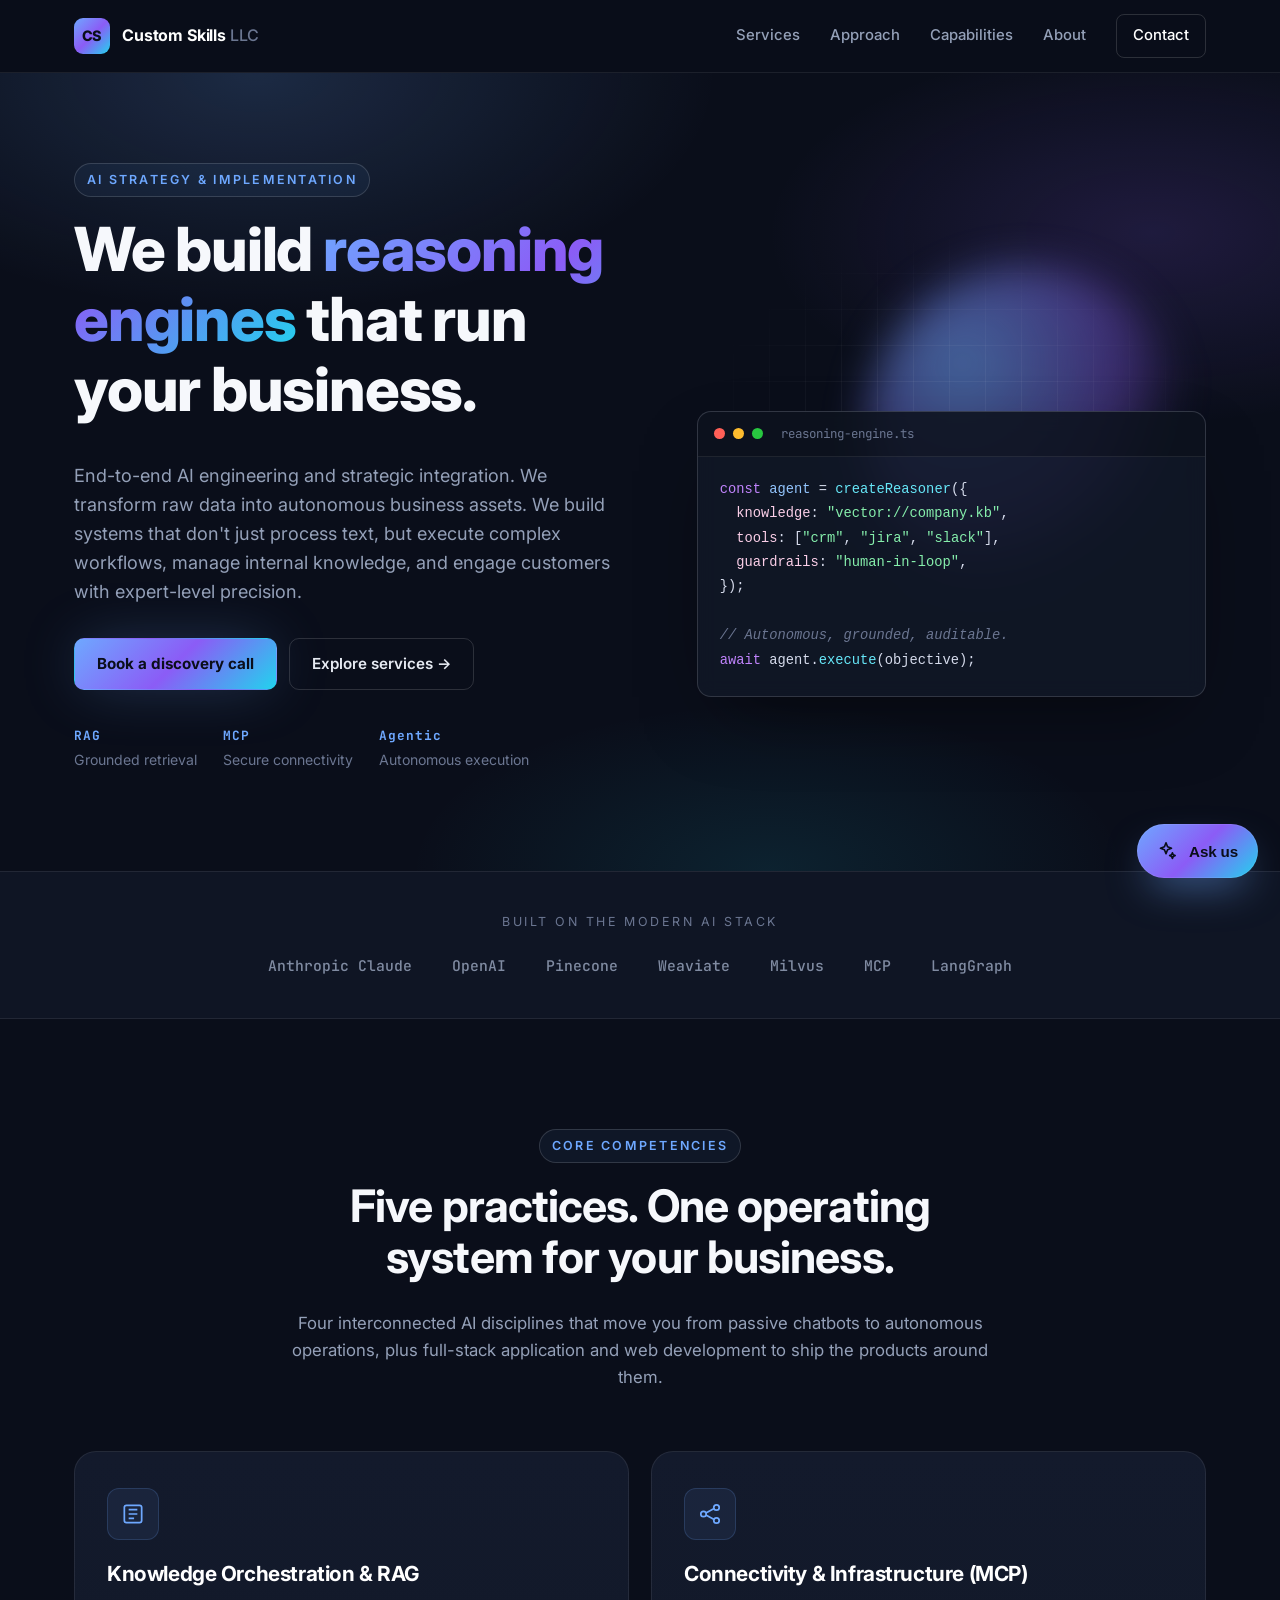
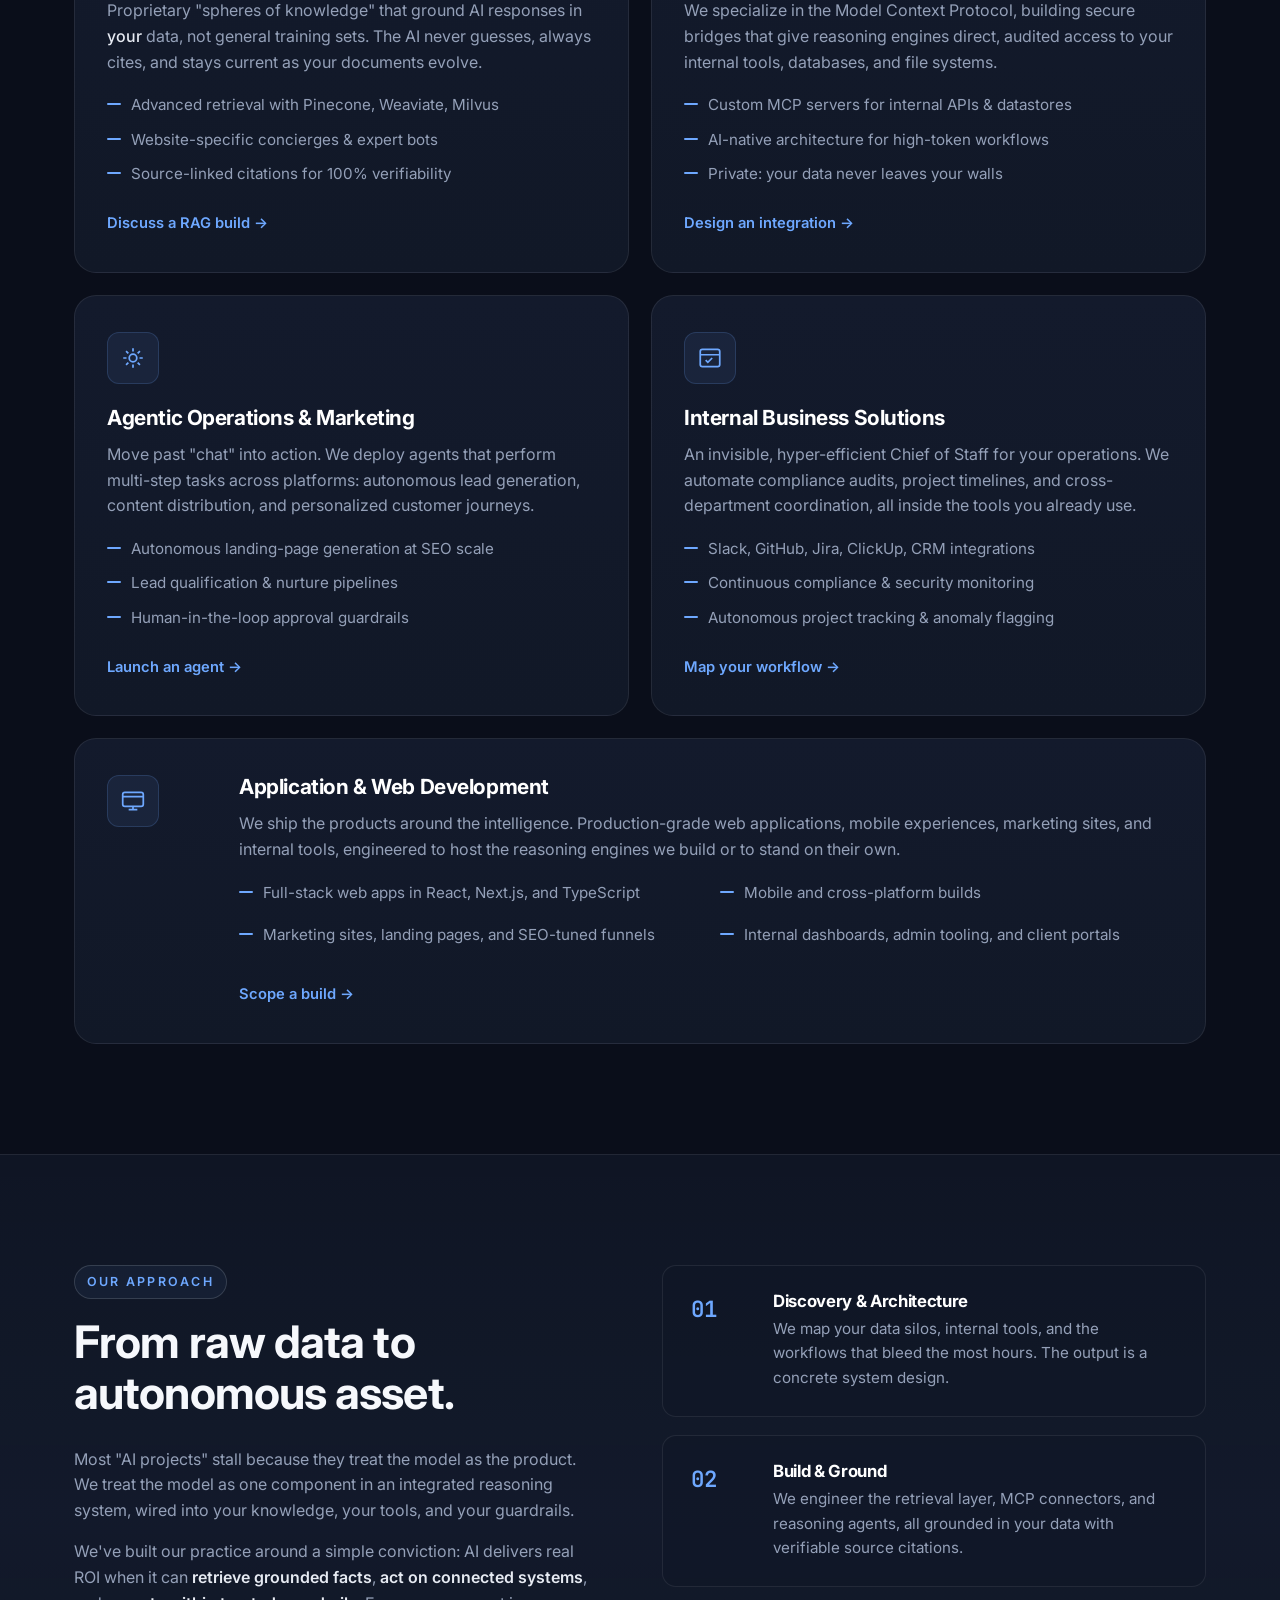
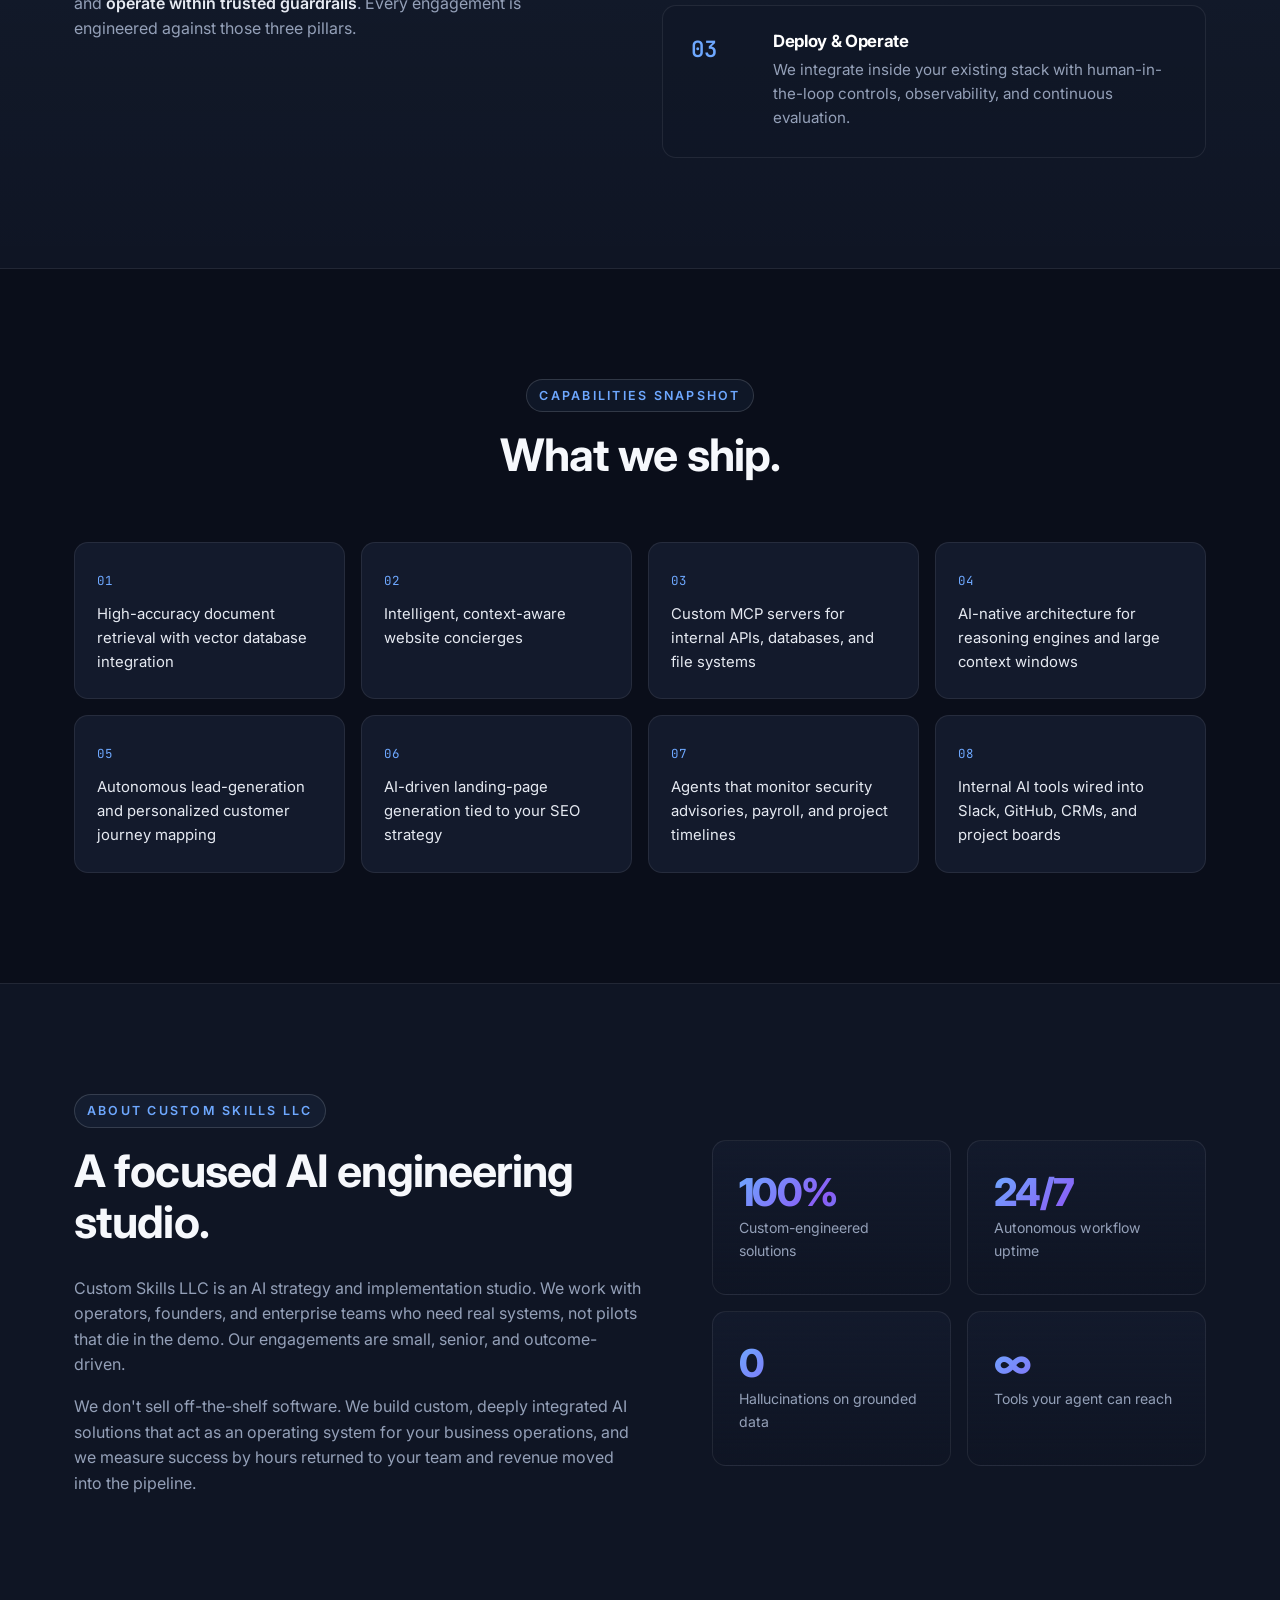
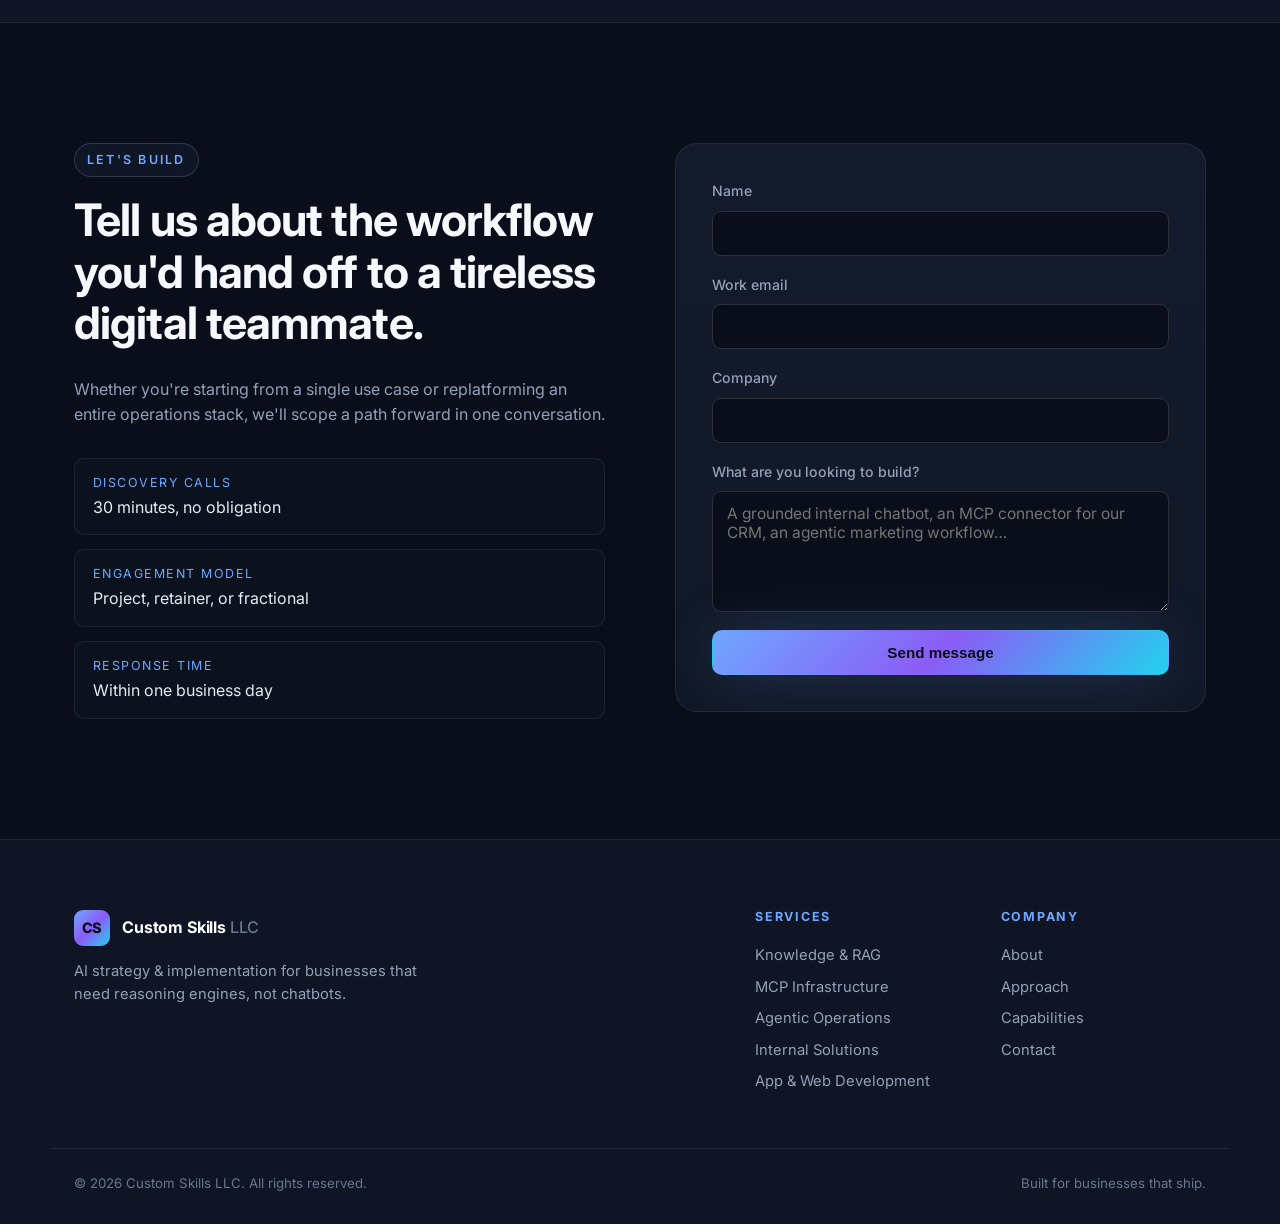
<file: index.html>
<!DOCTYPE html>
<html lang="en">
<head>
  <meta charset="UTF-8" />
  <meta name="viewport" content="width=device-width, initial-scale=1.0" />

  <!-- Primary SEO -->
  <title>Custom Skills LLC | AI Consulting, RAG & MCP Implementation</title>
  <meta name="description" content="Custom Skills LLC builds production AI systems for businesses: RAG knowledge bases, MCP integrations, agentic workflows, and the web apps that ship around them. Reasoning engines, not chatbots." />
  <meta name="keywords" content="AI consulting, AI implementation, RAG, retrieval augmented generation, MCP, Model Context Protocol, AI agents, agentic AI, LLM consulting, AI strategy, custom AI development, vector database, AI integration" />
  <meta name="author" content="Custom Skills LLC" />
  <link rel="canonical" href="https://customskillsllc.com/" />

  <!-- Icons & theming -->
  <link rel="icon" type="image/svg+xml" href="favicon.svg" />
  <link rel="mask-icon" href="favicon.svg" color="#6ea8ff" />
  <meta name="theme-color" content="#0a0e1a" />

  <!-- Open Graph (LinkedIn, Facebook, iMessage, Slack) -->
  <meta property="og:type" content="website" />
  <meta property="og:site_name" content="Custom Skills LLC" />
  <meta property="og:title" content="Custom Skills LLC | AI Consulting, RAG & MCP Implementation" />
  <meta property="og:description" content="We build reasoning engines that run your business. RAG knowledge bases, MCP integrations, agentic workflows, and the web apps that ship around them." />
  <meta property="og:url" content="https://customskillsllc.com/" />
  <meta property="og:image" content="https://customskillsllc.com/og-image.svg" />
  <meta property="og:image:width" content="1200" />
  <meta property="og:image:height" content="630" />
  <meta property="og:image:alt" content="Custom Skills LLC — AI Strategy & Implementation" />
  <meta property="og:locale" content="en_US" />

  <!-- Twitter / X -->
  <meta name="twitter:card" content="summary_large_image" />
  <meta name="twitter:title" content="Custom Skills LLC | AI Consulting, RAG & MCP Implementation" />
  <meta name="twitter:description" content="We build reasoning engines that run your business. RAG knowledge bases, MCP integrations, agentic workflows, and the web apps that ship around them." />
  <meta name="twitter:image" content="https://customskillsllc.com/og-image.svg" />
  <meta name="twitter:image:alt" content="Custom Skills LLC — AI Strategy & Implementation" />

  <!-- Performance hints -->
  <link rel="preconnect" href="https://fonts.googleapis.com" />
  <link rel="preconnect" href="https://fonts.gstatic.com" crossorigin />
  <link rel="dns-prefetch" href="https://formspree.io" />
  <link rel="preconnect" href="https://formspree.io" crossorigin />

  <!-- Fonts (non-blocking) -->
  <link rel="preload" as="style" href="https://fonts.googleapis.com/css2?family=Inter:wght@400;500;600;700;800&family=JetBrains+Mono:wght@400;500&display=swap" />
  <link rel="stylesheet" href="https://fonts.googleapis.com/css2?family=Inter:wght@400;500;600;700;800&family=JetBrains+Mono:wght@400;500&display=swap" media="print" onload="this.media='all'" />
  <noscript>
    <link rel="stylesheet" href="https://fonts.googleapis.com/css2?family=Inter:wght@400;500;600;700;800&family=JetBrains+Mono:wght@400;500&display=swap" />
  </noscript>

  <link rel="stylesheet" href="styles.css" />

  <!-- Structured data -->
  <script type="application/ld+json">
  {
    "@context": "https://schema.org",
    "@graph": [
      {
        "@type": "Organization",
        "@id": "https://customskillsllc.com/#organization",
        "name": "Custom Skills LLC",
        "url": "https://customskillsllc.com/",
        "logo": "https://customskillsllc.com/favicon.svg",
        "image": "https://customskillsllc.com/og-image.svg",
        "description": "AI strategy and implementation studio building reasoning engines, RAG systems, MCP infrastructure, and autonomous agents for businesses.",
        "email": "contact@customskillsllc.com",
        "founder": {
          "@type": "Person",
          "@id": "https://customskillsllc.com/#joseph-leon",
          "name": "Joseph Leon",
          "jobTitle": "Founder",
          "worksFor": { "@id": "https://customskillsllc.com/#organization" }
        }
      },
      {
        "@type": "ProfessionalService",
        "@id": "https://customskillsllc.com/#service",
        "name": "Custom Skills LLC",
        "url": "https://customskillsllc.com/",
        "image": "https://customskillsllc.com/og-image.svg",
        "description": "End-to-end AI engineering and strategic integration. Knowledge orchestration, MCP infrastructure, agentic operations, internal business solutions, and application & web development.",
        "areaServed": "Worldwide",
        "priceRange": "$$$",
        "provider": { "@id": "https://customskillsllc.com/#organization" },
        "hasOfferCatalog": {
          "@type": "OfferCatalog",
          "name": "AI Services",
          "itemListElement": [
            {
              "@type": "Offer",
              "itemOffered": {
                "@type": "Service",
                "name": "Knowledge Orchestration & RAG",
                "description": "Proprietary spheres of knowledge for businesses, ensuring AI responses are grounded in your data via advanced retrieval-augmented generation with vector databases like Pinecone, Weaviate, and Milvus."
              }
            },
            {
              "@type": "Offer",
              "itemOffered": {
                "@type": "Service",
                "name": "Connectivity & Infrastructure (MCP)",
                "description": "Custom Model Context Protocol servers that give AI models direct, secure access to internal tools, databases, and file systems."
              }
            },
            {
              "@type": "Offer",
              "itemOffered": {
                "@type": "Service",
                "name": "Agentic Operations & Marketing",
                "description": "Autonomous AI agents that execute multi-step tasks across platforms: lead generation, content distribution, and personalized customer journeys."
              }
            },
            {
              "@type": "Offer",
              "itemOffered": {
                "@type": "Service",
                "name": "Internal Business Solutions",
                "description": "Custom AI tools that automate compliance audits, project timelines, and cross-department coordination inside your existing software stack."
              }
            },
            {
              "@type": "Offer",
              "itemOffered": {
                "@type": "Service",
                "name": "Application & Web Development",
                "description": "Production-grade web applications, mobile experiences, marketing sites, and internal tools engineered to host AI reasoning engines or stand on their own."
              }
            }
          ]
        }
      },
      {
        "@type": "WebSite",
        "@id": "https://customskillsllc.com/#website",
        "url": "https://customskillsllc.com/",
        "name": "Custom Skills LLC",
        "publisher": { "@id": "https://customskillsllc.com/#organization" },
        "inLanguage": "en-US"
      }
    ]
  }
  </script>
</head>
<body>
  <header class="site-header" id="top">
    <div class="container nav-container">
      <a href="#top" class="logo">
        <span class="logo-mark">CS</span>
        <span class="logo-text">Custom Skills <span class="logo-llc">LLC</span></span>
      </a>
      <nav class="primary-nav" aria-label="Primary">
        <a href="#services">Services</a>
        <a href="#approach">Approach</a>
        <a href="#capabilities">Capabilities</a>
        <a href="#about">About</a>
        <a href="#contact" class="nav-cta">Contact</a>
      </nav>
      <button class="nav-toggle" aria-label="Toggle navigation" aria-expanded="false">
        <span></span><span></span><span></span>
      </button>
    </div>
  </header>

  <main>
    <section class="hero">
      <div class="container hero-grid">
        <div class="hero-content">
          <div class="eyebrow">AI Strategy & Implementation</div>
          <h1>We build <span class="gradient-text">reasoning engines</span> that run your business.</h1>
          <p class="lede">
            End-to-end AI engineering and strategic integration. We transform raw data
            into autonomous business assets. We build systems that don't just
            process text, but execute complex workflows, manage internal
            knowledge, and engage customers with expert-level precision.
          </p>
          <div class="hero-actions">
            <a href="#contact" class="btn btn-primary">Book a discovery call</a>
            <a href="#services" class="btn btn-ghost">Explore services →</a>
          </div>
          <ul class="hero-trust">
            <li><strong>RAG</strong> Grounded retrieval</li>
            <li><strong>MCP</strong> Secure connectivity</li>
            <li><strong>Agentic</strong> Autonomous execution</li>
          </ul>
        </div>
        <div class="hero-visual" aria-hidden="true">
          <div class="orb"></div>
          <div class="grid-overlay"></div>
          <div class="code-card">
            <div class="code-card-header">
              <span class="dot red"></span>
              <span class="dot yellow"></span>
              <span class="dot green"></span>
              <span class="code-title">reasoning-engine.ts</span>
            </div>
            <pre><code><span class="c-key">const</span> <span class="c-var">agent</span> = <span class="c-fn">createReasoner</span>({
  <span class="c-prop">knowledge</span>: <span class="c-str">"vector://company.kb"</span>,
  <span class="c-prop">tools</span>: [<span class="c-str">"crm"</span>, <span class="c-str">"jira"</span>, <span class="c-str">"slack"</span>],
  <span class="c-prop">guardrails</span>: <span class="c-str">"human-in-loop"</span>,
});

<span class="c-comment">// Autonomous, grounded, auditable.</span>
<span class="c-key">await</span> agent.<span class="c-fn">execute</span>(objective);</code></pre>
          </div>
        </div>
      </div>
    </section>

    <section class="logos-strip">
      <div class="container">
        <p class="strip-label">Built on the modern AI stack</p>
        <div class="logos">
          <span>Anthropic Claude</span>
          <span>OpenAI</span>
          <span>Pinecone</span>
          <span>Weaviate</span>
          <span>Milvus</span>
          <span>MCP</span>
          <span>LangGraph</span>
        </div>
      </div>
    </section>

    <section id="services" class="services">
      <div class="container">
        <header class="section-header">
          <div class="eyebrow">Core Competencies</div>
          <h2>Five practices. One operating system for your business.</h2>
          <p class="section-sub">
            Four interconnected AI disciplines that move you from passive
            chatbots to autonomous operations, plus full-stack application
            and web development to ship the products around them.
          </p>
        </header>

        <div class="service-grid">
          <article class="service-card">
            <div class="service-icon" aria-hidden="true">
              <svg viewBox="0 0 24 24" fill="none" stroke="currentColor" stroke-width="1.6">
                <path d="M4 6a2 2 0 0 1 2-2h12a2 2 0 0 1 2 2v12a2 2 0 0 1-2 2H6a2 2 0 0 1-2-2z"/>
                <path d="M8 8h8M8 12h8M8 16h5"/>
              </svg>
            </div>
            <h3>Knowledge Orchestration & RAG</h3>
            <p>
              Proprietary "spheres of knowledge" that ground AI responses in
              <em>your</em> data, not general training sets. The AI never
              guesses, always cites, and stays current as your documents evolve.
            </p>
            <ul class="service-list">
              <li>Advanced retrieval with Pinecone, Weaviate, Milvus</li>
              <li>Website-specific concierges & expert bots</li>
              <li>Source-linked citations for 100% verifiability</li>
            </ul>
            <a href="#contact" class="service-link">Discuss a RAG build →</a>
          </article>

          <article class="service-card">
            <div class="service-icon" aria-hidden="true">
              <svg viewBox="0 0 24 24" fill="none" stroke="currentColor" stroke-width="1.6">
                <circle cx="6" cy="12" r="2.5"/>
                <circle cx="18" cy="6" r="2.5"/>
                <circle cx="18" cy="18" r="2.5"/>
                <path d="M8.2 11l7.6-4M8.2 13l7.6 4"/>
              </svg>
            </div>
            <h3>Connectivity & Infrastructure (MCP)</h3>
            <p>
              We specialize in the Model Context Protocol, building secure
              bridges that give reasoning engines direct, audited access to
              your internal tools, databases, and file systems.
            </p>
            <ul class="service-list">
              <li>Custom MCP servers for internal APIs & datastores</li>
              <li>AI-native architecture for high-token workflows</li>
              <li>Private: your data never leaves your walls</li>
            </ul>
            <a href="#contact" class="service-link">Design an integration →</a>
          </article>

          <article class="service-card">
            <div class="service-icon" aria-hidden="true">
              <svg viewBox="0 0 24 24" fill="none" stroke="currentColor" stroke-width="1.6">
                <path d="M12 3v3M12 18v3M3 12h3M18 12h3M5.6 5.6l2.1 2.1M16.3 16.3l2.1 2.1M5.6 18.4l2.1-2.1M16.3 7.7l2.1-2.1"/>
                <circle cx="12" cy="12" r="3.5"/>
              </svg>
            </div>
            <h3>Agentic Operations & Marketing</h3>
            <p>
              Move past "chat" into action. We deploy agents that perform
              multi-step tasks across platforms: autonomous lead generation,
              content distribution, and personalized customer journeys.
            </p>
            <ul class="service-list">
              <li>Autonomous landing-page generation at SEO scale</li>
              <li>Lead qualification & nurture pipelines</li>
              <li>Human-in-the-loop approval guardrails</li>
            </ul>
            <a href="#contact" class="service-link">Launch an agent →</a>
          </article>

          <article class="service-card">
            <div class="service-icon" aria-hidden="true">
              <svg viewBox="0 0 24 24" fill="none" stroke="currentColor" stroke-width="1.6">
                <rect x="3" y="4" width="18" height="16" rx="2"/>
                <path d="M3 9h18M8 14l2 2 4-4"/>
              </svg>
            </div>
            <h3>Internal Business Solutions</h3>
            <p>
              An invisible, hyper-efficient Chief of Staff for your operations.
              We automate compliance audits, project timelines, and
              cross-department coordination, all inside the tools you already use.
            </p>
            <ul class="service-list">
              <li>Slack, GitHub, Jira, ClickUp, CRM integrations</li>
              <li>Continuous compliance & security monitoring</li>
              <li>Autonomous project tracking & anomaly flagging</li>
            </ul>
            <a href="#contact" class="service-link">Map your workflow →</a>
          </article>

          <article class="service-card service-card-wide">
            <div class="service-icon" aria-hidden="true">
              <svg viewBox="0 0 24 24" fill="none" stroke="currentColor" stroke-width="1.6">
                <rect x="2.5" y="4" width="19" height="13" rx="2"/>
                <path d="M2.5 8h19M8 20h8M12 17v3"/>
              </svg>
            </div>
            <div class="service-wide-body">
              <h3>Application & Web Development</h3>
              <p>
                We ship the products around the intelligence. Production-grade
                web applications, mobile experiences, marketing sites, and
                internal tools, engineered to host the reasoning engines we
                build or to stand on their own.
              </p>
              <ul class="service-list service-list-wide">
                <li>Full-stack web apps in React, Next.js, and TypeScript</li>
                <li>Mobile and cross-platform builds</li>
                <li>Marketing sites, landing pages, and SEO-tuned funnels</li>
                <li>Internal dashboards, admin tooling, and client portals</li>
              </ul>
              <a href="#contact" class="service-link">Scope a build →</a>
            </div>
          </article>
        </div>
      </div>
    </section>

    <section id="approach" class="approach">
      <div class="container approach-grid">
        <div class="approach-copy">
          <div class="eyebrow">Our Approach</div>
          <h2>From raw data to autonomous asset.</h2>
          <p>
            Most "AI projects" stall because they treat the model as the
            product. We treat the model as one component in an integrated
            reasoning system, wired into your knowledge, your tools, and
            your guardrails.
          </p>
          <p>
            We've built our practice around a simple conviction: AI delivers
            real ROI when it can <strong>retrieve grounded facts</strong>,
            <strong>act on connected systems</strong>, and
            <strong>operate within trusted guardrails</strong>. Every
            engagement is engineered against those three pillars.
          </p>
        </div>
        <ol class="approach-steps">
          <li>
            <span class="step-num">01</span>
            <div>
              <h4>Discovery & Architecture</h4>
              <p>We map your data silos, internal tools, and the workflows that bleed the most hours. The output is a concrete system design.</p>
            </div>
          </li>
          <li>
            <span class="step-num">02</span>
            <div>
              <h4>Build & Ground</h4>
              <p>We engineer the retrieval layer, MCP connectors, and reasoning agents, all grounded in your data with verifiable source citations.</p>
            </div>
          </li>
          <li>
            <span class="step-num">03</span>
            <div>
              <h4>Deploy & Operate</h4>
              <p>We integrate inside your existing stack with human-in-the-loop controls, observability, and continuous evaluation.</p>
            </div>
          </li>
        </ol>
      </div>
    </section>

    <section id="capabilities" class="capabilities">
      <div class="container">
        <header class="section-header">
          <div class="eyebrow">Capabilities Snapshot</div>
          <h2>What we ship.</h2>
        </header>
        <div class="cap-grid">
          <div class="cap-item"><span>01</span><p>High-accuracy document retrieval with vector database integration</p></div>
          <div class="cap-item"><span>02</span><p>Intelligent, context-aware website concierges</p></div>
          <div class="cap-item"><span>03</span><p>Custom MCP servers for internal APIs, databases, and file systems</p></div>
          <div class="cap-item"><span>04</span><p>AI-native architecture for reasoning engines and large context windows</p></div>
          <div class="cap-item"><span>05</span><p>Autonomous lead-generation and personalized customer journey mapping</p></div>
          <div class="cap-item"><span>06</span><p>AI-driven landing-page generation tied to your SEO strategy</p></div>
          <div class="cap-item"><span>07</span><p>Agents that monitor security advisories, payroll, and project timelines</p></div>
          <div class="cap-item"><span>08</span><p>Internal AI tools wired into Slack, GitHub, CRMs, and project boards</p></div>
        </div>
      </div>
    </section>

    <section id="about" class="about">
      <div class="container about-grid">
        <div class="about-copy">
          <div class="eyebrow">About Custom Skills LLC</div>
          <h2>A focused AI engineering studio.</h2>
          <p>
            Custom Skills LLC is an AI strategy and implementation studio.
            We work with operators, founders, and enterprise teams who need
            real systems, not pilots that die in the demo. Our engagements
            are small, senior, and outcome-driven.
          </p>
          <p>
            We don't sell off-the-shelf software. We build custom, deeply
            integrated AI solutions that act as an operating system for your
            business operations, and we measure success by hours returned to
            your team and revenue moved into the pipeline.
          </p>
        </div>
        <div class="stats">
          <div class="stat">
            <div class="stat-num">100%</div>
            <div class="stat-label">Custom-engineered solutions</div>
          </div>
          <div class="stat">
            <div class="stat-num">24/7</div>
            <div class="stat-label">Autonomous workflow uptime</div>
          </div>
          <div class="stat">
            <div class="stat-num">0</div>
            <div class="stat-label">Hallucinations on grounded data</div>
          </div>
          <div class="stat">
            <div class="stat-num">∞</div>
            <div class="stat-label">Tools your agent can reach</div>
          </div>
        </div>
      </div>
    </section>

    <section id="contact" class="contact">
      <div class="container contact-grid">
        <div class="contact-copy">
          <div class="eyebrow">Let's Build</div>
          <h2>Tell us about the workflow you'd hand off to a tireless digital teammate.</h2>
          <p>
            Whether you're starting from a single use case or replatforming
            an entire operations stack, we'll scope a path forward in one
            conversation.
          </p>
          <ul class="contact-meta">
            <li><span>Discovery calls</span> 30 minutes, no obligation</li>
            <li><span>Engagement model</span> Project, retainer, or fractional</li>
            <li><span>Response time</span> Within one business day</li>
          </ul>
        </div>
        <form
          class="contact-form"
          action="https://formspree.io/f/xjgzgazb"
          method="POST"
        >
          <label>
            <span>Name</span>
            <input type="text" name="name" required autocomplete="name" />
          </label>
          <label>
            <span>Work email</span>
            <input type="email" name="email" required autocomplete="email" />
          </label>
          <label>
            <span>Company</span>
            <input type="text" name="company" autocomplete="organization" />
          </label>
          <label>
            <span>What are you looking to build?</span>
            <textarea name="message" rows="5" required placeholder="A grounded internal chatbot, an MCP connector for our CRM, an agentic marketing workflow…"></textarea>
          </label>
          <input type="text" name="_gotcha" tabindex="-1" autocomplete="off" class="hp-field" aria-hidden="true" />
          <button type="submit" class="btn btn-primary btn-block">Send message</button>
          <div class="form-status" role="status" aria-live="polite"></div>
        </form>
      </div>
    </section>
  </main>

  <footer class="site-footer">
    <div class="container footer-grid">
      <div>
        <a href="#top" class="logo logo-footer">
          <span class="logo-mark">CS</span>
          <span class="logo-text">Custom Skills <span class="logo-llc">LLC</span></span>
        </a>
        <p class="footer-tag">AI strategy & implementation for businesses that need reasoning engines, not chatbots.</p>
      </div>
      <div class="footer-cols">
        <div>
          <h5>Services</h5>
          <a href="#services">Knowledge & RAG</a>
          <a href="#services">MCP Infrastructure</a>
          <a href="#services">Agentic Operations</a>
          <a href="#services">Internal Solutions</a>
          <a href="#services">App & Web Development</a>
        </div>
        <div>
          <h5>Company</h5>
          <a href="#about">About</a>
          <a href="#approach">Approach</a>
          <a href="#capabilities">Capabilities</a>
          <a href="#contact">Contact</a>
        </div>
      </div>
    </div>
    <div class="container footer-bottom">
      <span>© <span id="year"></span> Custom Skills LLC. All rights reserved.</span>
      <span>Built for businesses that ship.</span>
    </div>
  </footer>

  <!-- Concierge chat widget -->
  <div id="concierge" class="concierge" data-state="closed">
    <button
      type="button"
      class="concierge-launcher"
      aria-label="Open the Custom Skills LLC concierge"
      aria-controls="concierge-panel"
      aria-expanded="false"
    >
      <span class="concierge-launcher-icon" aria-hidden="true">
        <svg viewBox="0 0 24 24" fill="none" stroke="currentColor" stroke-width="1.8" stroke-linecap="round" stroke-linejoin="round">
          <path d="M12 3l1.7 4.3L18 9l-4.3 1.7L12 15l-1.7-4.3L6 9l4.3-1.7z"/>
          <path d="M19 14l.9 2.1L22 17l-2.1.9L19 20l-.9-2.1L16 17l2.1-.9z"/>
        </svg>
      </span>
      <span class="concierge-launcher-label">Ask&nbsp;us</span>
    </button>

    <section
      id="concierge-panel"
      class="concierge-panel"
      role="dialog"
      aria-labelledby="concierge-title"
      aria-hidden="true"
    >
      <header class="concierge-header">
        <div class="concierge-brand">
          <span class="logo-mark" aria-hidden="true">CS</span>
          <div class="concierge-brand-text">
            <strong id="concierge-title">Custom Skills concierge</strong>
            <span class="concierge-sub">
              <span class="concierge-dot" aria-hidden="true"></span>
              Grounded in our capabilities statement
            </span>
          </div>
        </div>
        <button type="button" class="concierge-close" aria-label="Close concierge">
          <svg viewBox="0 0 24 24" fill="none" stroke="currentColor" stroke-width="2" stroke-linecap="round">
            <path d="M6 6l12 12M18 6L6 18"/>
          </svg>
        </button>
      </header>

      <div class="concierge-messages" id="concierge-messages" aria-live="polite">
        <div class="concierge-msg concierge-msg-assistant">
          <div class="concierge-bubble">
            Hi — I'm the Custom Skills LLC concierge. Ask me anything about our
            RAG, MCP, agentic, internal-ops, or app-development work. I cite
            the sections I'm reading from so you can verify what I say.
          </div>
        </div>
        <div class="concierge-suggestions" role="list">
          <button type="button" class="concierge-suggestion" role="listitem">
            What does Custom Skills LLC do?
          </button>
          <button type="button" class="concierge-suggestion" role="listitem">
            How is RAG different from a custom GPT?
          </button>
          <button type="button" class="concierge-suggestion" role="listitem">
            Is our data safe with you?
          </button>
          <button type="button" class="concierge-suggestion" role="listitem">
            What's an example of an agentic workflow?
          </button>
        </div>
      </div>

      <form class="concierge-input" id="concierge-form" autocomplete="off">
        <textarea
          id="concierge-textarea"
          name="message"
          placeholder="Ask about RAG, MCP, agents, or a specific use case…"
          rows="1"
          required
        ></textarea>
        <button type="submit" class="concierge-send" aria-label="Send message">
          <svg viewBox="0 0 24 24" fill="none" stroke="currentColor" stroke-width="2" stroke-linecap="round" stroke-linejoin="round">
            <path d="M5 12l14-7-5 14-3-6z"/>
          </svg>
        </button>
      </form>

      <footer class="concierge-footer">
        Answers grounded in our capabilities statement. Verify anything material before acting.
      </footer>
    </section>
  </div>

  <script src="script.js"></script>
</body>
</html>
</file>
<file: styles.css>
/* =========================================================
   Custom Skills LLC | Marketing Site
   ========================================================= */

:root {
  --bg: #0a0e1a;
  --bg-elev: #111827;
  --bg-soft: #0f1524;
  --panel: #131a2c;
  --border: rgba(255, 255, 255, 0.08);
  --border-strong: rgba(255, 255, 255, 0.14);
  --text: #e6eaf2;
  --text-muted: #94a0b8;
  --text-dim: #6b7691;
  --accent: #6ea8ff;
  --accent-2: #8b5cf6;
  --accent-3: #22d3ee;
  --success: #34d399;
  --grad: linear-gradient(135deg, #6ea8ff 0%, #8b5cf6 50%, #22d3ee 100%);
  --container: 1180px;
  --radius: 14px;
  --radius-lg: 22px;
  --shadow: 0 30px 80px -30px rgba(0, 0, 0, 0.6);
  --shadow-glow: 0 0 60px -10px rgba(110, 168, 255, 0.35);
}

* { box-sizing: border-box; }

html { scroll-behavior: smooth; }

body {
  margin: 0;
  font-family: 'Inter', system-ui, -apple-system, Segoe UI, Roboto, sans-serif;
  background: var(--bg);
  color: var(--text);
  line-height: 1.6;
  -webkit-font-smoothing: antialiased;
  text-rendering: optimizeLegibility;
  overflow-x: hidden;
}

img, svg { display: block; max-width: 100%; }

a {
  color: inherit;
  text-decoration: none;
  transition: color 0.2s ease;
}

h1, h2, h3, h4, h5 {
  font-weight: 700;
  letter-spacing: -0.02em;
  line-height: 1.15;
  margin: 0 0 0.6em;
  color: #f6f8fc;
}

h1 { font-size: clamp(2.4rem, 5vw, 3.8rem); font-weight: 800; }
h2 { font-size: clamp(1.9rem, 3.5vw, 2.8rem); }
h3 { font-size: 1.3rem; }
h4 { font-size: 1.05rem; }

p { margin: 0 0 1em; color: var(--text-muted); }

.container {
  width: 100%;
  max-width: var(--container);
  margin: 0 auto;
  padding: 0 24px;
}

.eyebrow {
  display: inline-block;
  font-size: 0.78rem;
  font-weight: 600;
  letter-spacing: 0.18em;
  text-transform: uppercase;
  color: var(--accent);
  margin-bottom: 18px;
  padding: 6px 12px;
  border: 1px solid var(--border-strong);
  border-radius: 999px;
  background: rgba(110, 168, 255, 0.06);
}

.gradient-text {
  background: var(--grad);
  -webkit-background-clip: text;
  background-clip: text;
  -webkit-text-fill-color: transparent;
}

/* ---------- Buttons ---------- */
.btn {
  display: inline-flex;
  align-items: center;
  justify-content: center;
  gap: 8px;
  padding: 13px 22px;
  font-weight: 600;
  font-size: 0.95rem;
  border-radius: 10px;
  border: 1px solid transparent;
  cursor: pointer;
  transition: transform 0.15s ease, box-shadow 0.2s ease, background 0.2s ease, border-color 0.2s ease;
  white-space: nowrap;
}
.btn-primary {
  background: var(--grad);
  color: #0a0e1a;
  font-weight: 700;
  box-shadow: var(--shadow-glow);
}
.btn-primary:hover { transform: translateY(-1px); box-shadow: 0 0 70px -5px rgba(139, 92, 246, 0.5); }
.btn-ghost {
  background: transparent;
  border-color: var(--border-strong);
  color: var(--text);
}
.btn-ghost:hover { border-color: var(--accent); color: var(--accent); }
.btn-block { width: 100%; }

/* ---------- Header ---------- */
.site-header {
  position: sticky;
  top: 0;
  z-index: 50;
  backdrop-filter: blur(14px);
  background: rgba(10, 14, 26, 0.72);
  border-bottom: 1px solid var(--border);
}
.nav-container {
  display: flex;
  align-items: center;
  justify-content: space-between;
  height: 72px;
}
.logo {
  display: inline-flex;
  align-items: center;
  gap: 12px;
  font-weight: 700;
  letter-spacing: -0.01em;
}
.logo-mark {
  display: inline-flex;
  align-items: center;
  justify-content: center;
  width: 36px;
  height: 36px;
  border-radius: 9px;
  background: var(--grad);
  color: #0a0e1a;
  font-weight: 800;
  font-size: 0.9rem;
  letter-spacing: -0.02em;
}
.logo-text { color: #fff; font-size: 1rem; }
.logo-llc { color: var(--text-dim); font-weight: 500; }

.primary-nav {
  display: flex;
  align-items: center;
  gap: 30px;
}
.primary-nav a {
  font-size: 0.93rem;
  color: var(--text-muted);
  font-weight: 500;
}
.primary-nav a:hover { color: #fff; }
.nav-cta {
  padding: 9px 16px;
  border: 1px solid var(--border-strong);
  border-radius: 8px;
  color: #fff !important;
}
.nav-cta:hover { border-color: var(--accent); }

.nav-toggle {
  display: none;
  background: transparent;
  border: 1px solid var(--border-strong);
  border-radius: 8px;
  width: 40px; height: 40px;
  padding: 0;
  flex-direction: column;
  align-items: center;
  justify-content: center;
  gap: 4px;
  cursor: pointer;
}
.nav-toggle span {
  display: block; width: 18px; height: 2px; background: var(--text);
  transition: transform 0.2s ease, opacity 0.2s ease;
}

/* ---------- Hero ---------- */
.hero {
  position: relative;
  padding: 90px 0 100px;
  overflow: hidden;
}
.hero::before {
  content: '';
  position: absolute;
  inset: 0;
  background:
    radial-gradient(60% 50% at 20% 0%, rgba(110, 168, 255, 0.18), transparent 60%),
    radial-gradient(50% 40% at 90% 20%, rgba(139, 92, 246, 0.16), transparent 60%),
    radial-gradient(40% 30% at 60% 100%, rgba(34, 211, 238, 0.10), transparent 70%);
  pointer-events: none;
}
.hero-grid {
  position: relative;
  display: grid;
  grid-template-columns: 1.05fr 0.95fr;
  gap: 60px;
  align-items: center;
}
.lede {
  font-size: 1.13rem;
  color: var(--text-muted);
  max-width: 560px;
  margin-bottom: 32px;
}
.hero-actions {
  display: flex;
  gap: 12px;
  flex-wrap: wrap;
  margin-bottom: 36px;
}
.hero-trust {
  display: flex;
  gap: 26px;
  list-style: none;
  padding: 0;
  margin: 0;
  flex-wrap: wrap;
  color: var(--text-dim);
  font-size: 0.88rem;
}
.hero-trust strong {
  display: block;
  color: var(--accent);
  font-family: 'JetBrains Mono', monospace;
  font-size: 0.8rem;
  letter-spacing: 0.08em;
  margin-bottom: 2px;
}

/* Hero visual */
.hero-visual {
  position: relative;
  height: 460px;
}
.orb {
  position: absolute;
  width: 320px; height: 320px;
  top: 30px; right: 20px;
  border-radius: 50%;
  background: radial-gradient(circle at 30% 30%, rgba(110, 168, 255, 0.55), rgba(139, 92, 246, 0.35) 50%, transparent 70%);
  filter: blur(20px);
  animation: float 8s ease-in-out infinite;
}
@keyframes float {
  0%, 100% { transform: translateY(0); }
  50% { transform: translateY(-18px); }
}
.grid-overlay {
  position: absolute; inset: 0;
  background-image:
    linear-gradient(to right, rgba(255,255,255,0.05) 1px, transparent 1px),
    linear-gradient(to bottom, rgba(255,255,255,0.05) 1px, transparent 1px);
  background-size: 36px 36px;
  mask-image: radial-gradient(ellipse at center, black 30%, transparent 75%);
  -webkit-mask-image: radial-gradient(ellipse at center, black 30%, transparent 75%);
}
.code-card {
  position: absolute;
  bottom: 0; left: 0; right: 0;
  background: rgba(17, 24, 39, 0.85);
  backdrop-filter: blur(10px);
  border: 1px solid var(--border-strong);
  border-radius: var(--radius);
  box-shadow: var(--shadow);
  overflow: hidden;
}
.code-card-header {
  display: flex;
  align-items: center;
  gap: 8px;
  padding: 12px 16px;
  border-bottom: 1px solid var(--border);
  background: rgba(0,0,0,0.2);
}
.dot { width: 11px; height: 11px; border-radius: 50%; }
.dot.red { background: #ff5f57; }
.dot.yellow { background: #febc2e; }
.dot.green { background: #28c840; }
.code-title {
  margin-left: 10px;
  font-family: 'JetBrains Mono', monospace;
  font-size: 0.78rem;
  color: var(--text-dim);
}
.code-card pre {
  margin: 0;
  padding: 20px 22px 24px;
  font-family: 'JetBrains Mono', monospace;
  font-size: 0.86rem;
  line-height: 1.7;
  color: #d6dcec;
  overflow-x: auto;
}
.c-key { color: #c084fc; }
.c-var { color: #93c5fd; }
.c-fn { color: #67e8f9; }
.c-prop { color: #fbcfe8; }
.c-str { color: #86efac; }
.c-comment { color: var(--text-dim); font-style: italic; }

/* ---------- Logos strip ---------- */
.logos-strip {
  padding: 40px 0;
  border-top: 1px solid var(--border);
  border-bottom: 1px solid var(--border);
  background: var(--bg-soft);
}
.strip-label {
  text-align: center;
  font-size: 0.78rem;
  letter-spacing: 0.2em;
  text-transform: uppercase;
  color: var(--text-dim);
  margin-bottom: 22px;
}
.logos {
  display: flex;
  flex-wrap: wrap;
  justify-content: center;
  align-items: center;
  gap: 40px;
}
.logos span {
  font-family: 'JetBrains Mono', monospace;
  font-size: 0.92rem;
  color: var(--text-muted);
  font-weight: 500;
  opacity: 0.85;
  transition: opacity 0.2s, color 0.2s;
}
.logos span:hover { opacity: 1; color: #fff; }

/* ---------- Section header ---------- */
.section-header {
  max-width: 720px;
  margin: 0 auto 60px;
  text-align: center;
}
.section-sub {
  font-size: 1.05rem;
  color: var(--text-muted);
}

/* ---------- Services ---------- */
.services { padding: 110px 0; }
.service-grid {
  display: grid;
  grid-template-columns: repeat(2, 1fr);
  gap: 22px;
}
.service-card {
  position: relative;
  background: linear-gradient(180deg, var(--panel) 0%, var(--bg-elev) 100%);
  border: 1px solid var(--border);
  border-radius: var(--radius-lg);
  padding: 36px 32px;
  transition: transform 0.25s ease, border-color 0.25s ease, box-shadow 0.25s ease;
  overflow: hidden;
}
.service-card::before {
  content: '';
  position: absolute;
  top: 0; left: 0; right: 0;
  height: 2px;
  background: var(--grad);
  opacity: 0;
  transition: opacity 0.3s ease;
}
.service-card:hover {
  transform: translateY(-4px);
  border-color: var(--border-strong);
  box-shadow: var(--shadow);
}
.service-card:hover::before { opacity: 1; }
.service-icon {
  width: 52px; height: 52px;
  border-radius: 12px;
  display: inline-flex; align-items: center; justify-content: center;
  background: rgba(110, 168, 255, 0.08);
  color: var(--accent);
  margin-bottom: 22px;
  border: 1px solid rgba(110, 168, 255, 0.18);
}
.service-icon svg { width: 26px; height: 26px; }
.service-card h3 { color: #fff; }
.service-card p em { color: var(--text); font-style: normal; font-weight: 500; }
.service-list {
  list-style: none;
  padding: 0;
  margin: 18px 0 24px;
}
.service-list li {
  position: relative;
  padding-left: 24px;
  margin-bottom: 10px;
  color: var(--text-muted);
  font-size: 0.95rem;
}
.service-list li::before {
  content: '';
  position: absolute;
  left: 0; top: 10px;
  width: 14px; height: 2px;
  background: var(--accent);
  border-radius: 2px;
}
.service-link {
  display: inline-flex;
  font-weight: 600;
  color: var(--accent);
  font-size: 0.92rem;
}
.service-link:hover { color: #fff; }

.service-card-wide {
  grid-column: 1 / -1;
  display: grid;
  grid-template-columns: 100px 1fr;
  gap: 32px;
  align-items: start;
}
.service-card-wide .service-icon { margin-bottom: 0; }
.service-card-wide h3 { margin-bottom: 12px; }
.service-card-wide .service-wide-body { max-width: 100%; }
.service-list-wide {
  display: grid;
  grid-template-columns: repeat(2, 1fr);
  column-gap: 28px;
  row-gap: 8px;
}

/* ---------- Approach ---------- */
.approach {
  padding: 110px 0;
  background:
    linear-gradient(180deg, transparent, rgba(110, 168, 255, 0.03) 50%, transparent),
    var(--bg-soft);
  border-top: 1px solid var(--border);
  border-bottom: 1px solid var(--border);
}
.approach-grid {
  display: grid;
  grid-template-columns: 1fr 1.05fr;
  gap: 70px;
  align-items: start;
}
.approach-copy p strong { color: var(--text); font-weight: 600; }

.approach-steps {
  list-style: none;
  padding: 0;
  margin: 0;
  display: grid;
  gap: 18px;
}
.approach-steps li {
  display: grid;
  grid-template-columns: 60px 1fr;
  gap: 22px;
  padding: 26px 28px;
  border: 1px solid var(--border);
  background: rgba(17, 24, 39, 0.45);
  border-radius: var(--radius);
  transition: border-color 0.2s ease, background 0.2s ease;
}
.approach-steps li:hover { border-color: var(--border-strong); background: rgba(17, 24, 39, 0.7); }
.step-num {
  font-family: 'JetBrains Mono', monospace;
  font-size: 1.4rem;
  font-weight: 600;
  color: var(--accent);
  letter-spacing: -0.02em;
}
.approach-steps h4 { margin-bottom: 6px; color: #fff; }
.approach-steps p { margin: 0; font-size: 0.95rem; }

/* ---------- Capabilities ---------- */
.capabilities { padding: 110px 0; }
.cap-grid {
  display: grid;
  grid-template-columns: repeat(4, 1fr);
  gap: 16px;
}
.cap-item {
  padding: 24px 22px;
  border: 1px solid var(--border);
  border-radius: var(--radius);
  background: var(--panel);
  transition: border-color 0.2s, transform 0.2s;
}
.cap-item:hover { border-color: var(--accent); transform: translateY(-2px); }
.cap-item span {
  display: inline-block;
  font-family: 'JetBrains Mono', monospace;
  font-size: 0.78rem;
  color: var(--accent);
  margin-bottom: 12px;
  letter-spacing: 0.05em;
}
.cap-item p { margin: 0; font-size: 0.93rem; color: var(--text); }

/* ---------- About ---------- */
.about {
  padding: 110px 0;
  background: var(--bg-soft);
  border-top: 1px solid var(--border);
  border-bottom: 1px solid var(--border);
}
.about-grid {
  display: grid;
  grid-template-columns: 1.15fr 1fr;
  gap: 70px;
  align-items: center;
}
.stats {
  display: grid;
  grid-template-columns: repeat(2, 1fr);
  gap: 16px;
}
.stat {
  padding: 32px 26px;
  border: 1px solid var(--border);
  border-radius: var(--radius);
  background: linear-gradient(180deg, var(--panel) 0%, transparent 100%);
  text-align: left;
}
.stat-num {
  font-size: 2.4rem;
  font-weight: 800;
  letter-spacing: -0.04em;
  background: var(--grad);
  -webkit-background-clip: text;
  background-clip: text;
  -webkit-text-fill-color: transparent;
  margin-bottom: 6px;
  line-height: 1;
}
.stat-label {
  font-size: 0.88rem;
  color: var(--text-muted);
}

/* ---------- Contact ---------- */
.contact { padding: 120px 0; }
.contact-grid {
  display: grid;
  grid-template-columns: 1fr 1fr;
  gap: 70px;
  align-items: start;
}
.contact-meta {
  list-style: none;
  padding: 0;
  margin: 30px 0 0;
  display: grid;
  gap: 14px;
}
.contact-meta li {
  display: flex;
  flex-direction: column;
  padding: 14px 18px;
  border: 1px solid var(--border);
  border-radius: 10px;
  background: rgba(17, 24, 39, 0.4);
}
.contact-meta span {
  font-size: 0.78rem;
  text-transform: uppercase;
  letter-spacing: 0.12em;
  color: var(--accent);
  margin-bottom: 2px;
}

.contact-form {
  background: linear-gradient(180deg, var(--panel) 0%, var(--bg-elev) 100%);
  border: 1px solid var(--border);
  border-radius: var(--radius-lg);
  padding: 36px;
  display: grid;
  gap: 18px;
}
.contact-form label {
  display: flex;
  flex-direction: column;
  gap: 8px;
  font-size: 0.88rem;
  color: var(--text-muted);
  font-weight: 500;
}
.contact-form input,
.contact-form textarea {
  font-family: inherit;
  font-size: 0.97rem;
  background: var(--bg);
  color: var(--text);
  border: 1px solid var(--border-strong);
  border-radius: 9px;
  padding: 12px 14px;
  outline: none;
  transition: border-color 0.2s, background 0.2s;
  resize: vertical;
}
.contact-form input:focus,
.contact-form textarea:focus {
  border-color: var(--accent);
  background: var(--bg-soft);
}
.form-note {
  margin: 0;
  font-size: 0.85rem;
  text-align: center;
  color: var(--text-dim);
}
.form-note a { color: var(--accent); }

.hp-field {
  position: absolute !important;
  left: -10000px !important;
  width: 1px !important;
  height: 1px !important;
  opacity: 0 !important;
  pointer-events: none !important;
}

.form-status {
  display: none;
  font-size: 0.9rem;
  text-align: center;
  padding: 12px 16px;
  border-radius: 9px;
  border: 1px solid transparent;
}
.form-status-success,
.form-status-error {
  display: block;
}
.form-status-success {
  color: #a7f3d0;
  background: rgba(52, 211, 153, 0.08);
  border-color: rgba(52, 211, 153, 0.35);
}
.form-status-error {
  color: #fecaca;
  background: rgba(248, 113, 113, 0.08);
  border-color: rgba(248, 113, 113, 0.35);
}

/* ---------- Footer ---------- */
.site-footer {
  padding: 70px 0 30px;
  border-top: 1px solid var(--border);
  background: var(--bg-soft);
}
.footer-grid {
  display: grid;
  grid-template-columns: 1.4fr 1fr;
  gap: 50px;
  margin-bottom: 50px;
}
.logo-footer { margin-bottom: 14px; }
.footer-tag {
  max-width: 380px;
  font-size: 0.92rem;
  color: var(--text-muted);
  margin: 0;
}
.footer-cols {
  display: grid;
  grid-template-columns: 1fr 1fr;
  gap: 40px;
}
.footer-cols h5 {
  font-size: 0.78rem;
  text-transform: uppercase;
  letter-spacing: 0.14em;
  color: var(--accent);
  margin-bottom: 16px;
}
.footer-cols a {
  display: block;
  font-size: 0.92rem;
  color: var(--text-muted);
  padding: 4px 0;
}
.footer-cols a:hover { color: #fff; }
.footer-bottom {
  display: flex;
  justify-content: space-between;
  font-size: 0.83rem;
  color: var(--text-dim);
  padding-top: 24px;
  border-top: 1px solid var(--border);
}

/* ---------- Responsive ---------- */
@media (max-width: 980px) {
  .hero-grid, .approach-grid, .about-grid, .contact-grid { grid-template-columns: 1fr; gap: 50px; }
  .hero-visual { height: 380px; }
  .service-grid { grid-template-columns: 1fr; }
  .service-card-wide { grid-template-columns: 1fr; gap: 20px; }
  .service-list-wide { grid-template-columns: 1fr; }
  .cap-grid { grid-template-columns: repeat(2, 1fr); }
  .footer-grid { grid-template-columns: 1fr; gap: 40px; }
}

@media (max-width: 720px) {
  .primary-nav { display: none; position: absolute; top: 72px; left: 0; right: 0; background: rgba(10, 14, 26, 0.98); border-bottom: 1px solid var(--border); flex-direction: column; gap: 0; padding: 12px 0; }
  .primary-nav.open { display: flex; }
  .primary-nav a { padding: 14px 24px; width: 100%; border-bottom: 1px solid var(--border); }
  .nav-cta { border: none !important; border-radius: 0; }
  .nav-toggle { display: inline-flex; }
  .hero { padding: 60px 0 70px; }
  .services, .approach, .capabilities, .about, .contact { padding: 80px 0; }
  .section-header { margin-bottom: 40px; }
  .stats { grid-template-columns: 1fr; }
  .footer-bottom { flex-direction: column; gap: 8px; }
  .contact-form { padding: 26px; }
}

@media (max-width: 480px) {
  .cap-grid { grid-template-columns: 1fr; }
  .hero-trust { gap: 18px; }
  .hero-visual { height: 320px; }
  .orb { width: 220px; height: 220px; }
}

/* =========================================================
   Concierge chat widget
   ========================================================= */

.concierge {
  position: fixed;
  right: 22px;
  bottom: 22px;
  z-index: 100;
  font-family: 'Inter', system-ui, sans-serif;
}

.concierge-launcher {
  display: inline-flex;
  align-items: center;
  gap: 10px;
  padding: 14px 20px 14px 16px;
  border: none;
  border-radius: 999px;
  cursor: pointer;
  background: var(--grad);
  color: #0a0e1a;
  font-weight: 700;
  font-size: 0.95rem;
  letter-spacing: -0.01em;
  box-shadow: 0 18px 40px -12px rgba(110, 168, 255, 0.55),
              0 0 0 1px rgba(255, 255, 255, 0.08) inset;
  transition: transform 0.2s ease, box-shadow 0.2s ease, opacity 0.2s ease;
}
.concierge-launcher:hover {
  transform: translateY(-2px);
  box-shadow: 0 24px 50px -10px rgba(139, 92, 246, 0.6),
              0 0 0 1px rgba(255, 255, 255, 0.14) inset;
}
.concierge-launcher-icon {
  display: inline-flex;
  align-items: center;
  justify-content: center;
  width: 26px;
  height: 26px;
  color: #0a0e1a;
}
.concierge-launcher-icon svg { width: 22px; height: 22px; }

/* Panel */
.concierge-panel {
  position: absolute;
  right: 0;
  bottom: calc(100% + 14px);
  width: 380px;
  max-width: calc(100vw - 44px);
  height: min(580px, calc(100vh - 120px));
  display: flex;
  flex-direction: column;
  background: linear-gradient(180deg, var(--panel) 0%, var(--bg-elev) 100%);
  border: 1px solid var(--border-strong);
  border-radius: 18px;
  box-shadow: 0 30px 60px -10px rgba(0, 0, 0, 0.7);
  opacity: 0;
  transform: translateY(8px) scale(0.98);
  transform-origin: bottom right;
  pointer-events: none;
  transition: opacity 0.2s ease, transform 0.2s ease;
  overflow: hidden;
}

.concierge[data-state="open"] .concierge-panel {
  opacity: 1;
  transform: translateY(0) scale(1);
  pointer-events: auto;
}
.concierge[data-state="open"] .concierge-launcher {
  opacity: 0;
  pointer-events: none;
}

/* Header */
.concierge-header {
  display: flex;
  align-items: center;
  justify-content: space-between;
  gap: 12px;
  padding: 14px 16px;
  border-bottom: 1px solid var(--border);
  background: rgba(0, 0, 0, 0.18);
}
.concierge-brand {
  display: flex;
  align-items: center;
  gap: 10px;
}
.concierge-brand .logo-mark {
  width: 32px;
  height: 32px;
  border-radius: 8px;
  font-size: 0.78rem;
}
.concierge-brand-text {
  display: flex;
  flex-direction: column;
  line-height: 1.2;
}
.concierge-brand-text strong {
  color: #fff;
  font-size: 0.95rem;
  font-weight: 700;
}
.concierge-sub {
  display: inline-flex;
  align-items: center;
  gap: 6px;
  font-size: 0.74rem;
  color: var(--text-dim);
}
.concierge-dot {
  display: inline-block;
  width: 7px;
  height: 7px;
  border-radius: 50%;
  background: var(--success);
  box-shadow: 0 0 0 3px rgba(52, 211, 153, 0.18);
}
.concierge-close {
  width: 32px;
  height: 32px;
  border-radius: 8px;
  border: 1px solid var(--border);
  background: transparent;
  color: var(--text-muted);
  display: inline-flex;
  align-items: center;
  justify-content: center;
  cursor: pointer;
  transition: color 0.15s ease, border-color 0.15s ease;
}
.concierge-close:hover { color: #fff; border-color: var(--border-strong); }
.concierge-close svg { width: 16px; height: 16px; }

/* Messages */
.concierge-messages {
  flex: 1;
  overflow-y: auto;
  padding: 18px 16px 8px;
  display: flex;
  flex-direction: column;
  gap: 14px;
  scrollbar-width: thin;
  scrollbar-color: var(--border-strong) transparent;
}
.concierge-messages::-webkit-scrollbar { width: 6px; }
.concierge-messages::-webkit-scrollbar-thumb {
  background: var(--border-strong);
  border-radius: 999px;
}

.concierge-msg {
  display: flex;
  flex-direction: column;
  max-width: 92%;
  gap: 6px;
}
.concierge-msg-user { align-self: flex-end; align-items: flex-end; }
.concierge-msg-assistant { align-self: flex-start; }

.concierge-bubble {
  padding: 11px 14px;
  border-radius: 14px;
  font-size: 0.93rem;
  line-height: 1.55;
  white-space: pre-wrap;
  word-wrap: break-word;
}
.concierge-msg-assistant .concierge-bubble {
  background: rgba(255, 255, 255, 0.05);
  border: 1px solid var(--border);
  color: var(--text);
  border-top-left-radius: 6px;
}
.concierge-msg-user .concierge-bubble {
  background: var(--grad);
  color: #0a0e1a;
  font-weight: 500;
  border-top-right-radius: 6px;
}

/* Citations */
.concierge-citations {
  display: flex;
  flex-wrap: wrap;
  gap: 6px;
  margin-top: 2px;
}
.concierge-cite {
  display: inline-flex;
  align-items: center;
  font-size: 0.72rem;
  color: var(--accent);
  background: rgba(110, 168, 255, 0.08);
  border: 1px solid rgba(110, 168, 255, 0.22);
  padding: 3px 9px;
  border-radius: 999px;
}

/* Typing indicator */
.concierge-typing {
  display: inline-flex;
  gap: 4px;
  padding: 11px 14px;
}
.concierge-typing span {
  width: 6px; height: 6px;
  border-radius: 50%;
  background: var(--text-dim);
  animation: typingBounce 1.2s infinite ease-in-out;
}
.concierge-typing span:nth-child(2) { animation-delay: 0.15s; }
.concierge-typing span:nth-child(3) { animation-delay: 0.3s; }
@keyframes typingBounce {
  0%, 60%, 100% { transform: translateY(0); opacity: 0.4; }
  30% { transform: translateY(-4px); opacity: 1; }
}

/* Suggested prompts */
.concierge-suggestions {
  display: flex;
  flex-wrap: wrap;
  gap: 6px;
  margin-top: 2px;
}
.concierge-suggestion {
  border: 1px solid var(--border);
  background: rgba(255, 255, 255, 0.03);
  color: var(--text-muted);
  font-size: 0.82rem;
  padding: 7px 12px;
  border-radius: 999px;
  cursor: pointer;
  text-align: left;
  transition: color 0.15s, border-color 0.15s, background 0.15s;
}
.concierge-suggestion:hover {
  color: #fff;
  border-color: var(--border-strong);
  background: rgba(255, 255, 255, 0.06);
}

/* Input */
.concierge-input {
  display: flex;
  align-items: flex-end;
  gap: 8px;
  padding: 12px 12px 6px;
  border-top: 1px solid var(--border);
  background: rgba(0, 0, 0, 0.15);
}
.concierge-input textarea {
  flex: 1;
  resize: none;
  min-height: 38px;
  max-height: 120px;
  padding: 10px 12px;
  font-family: inherit;
  font-size: 0.92rem;
  line-height: 1.4;
  color: var(--text);
  background: var(--bg);
  border: 1px solid var(--border-strong);
  border-radius: 10px;
  outline: none;
  transition: border-color 0.15s;
}
.concierge-input textarea:focus { border-color: var(--accent); }
.concierge-send {
  flex: none;
  width: 38px;
  height: 38px;
  border-radius: 10px;
  border: none;
  cursor: pointer;
  background: var(--grad);
  color: #0a0e1a;
  display: inline-flex;
  align-items: center;
  justify-content: center;
  transition: transform 0.15s ease, opacity 0.15s ease;
}
.concierge-send:hover { transform: translateY(-1px); }
.concierge-send:disabled { opacity: 0.4; cursor: not-allowed; transform: none; }
.concierge-send svg { width: 18px; height: 18px; }

.concierge-footer {
  padding: 6px 14px 12px;
  font-size: 0.72rem;
  color: var(--text-dim);
  text-align: center;
  background: rgba(0, 0, 0, 0.15);
}

/* Error state */
.concierge-error {
  padding: 10px 14px;
  border: 1px solid rgba(248, 113, 113, 0.35);
  background: rgba(248, 113, 113, 0.08);
  border-radius: 12px;
  font-size: 0.86rem;
  color: #fecaca;
  align-self: flex-start;
  max-width: 92%;
}

/* Mobile */
@media (max-width: 520px) {
  .concierge { right: 14px; bottom: 14px; }
  .concierge-panel {
    width: calc(100vw - 28px);
    height: calc(100vh - 100px);
    bottom: calc(100% + 10px);
  }
  .concierge-launcher-label { display: none; }
  .concierge-launcher { padding: 14px; }
}

@media (prefers-reduced-motion: reduce) {
  .concierge-launcher,
  .concierge-panel,
  .concierge-typing span { transition: none; animation: none; }
}
</file>
